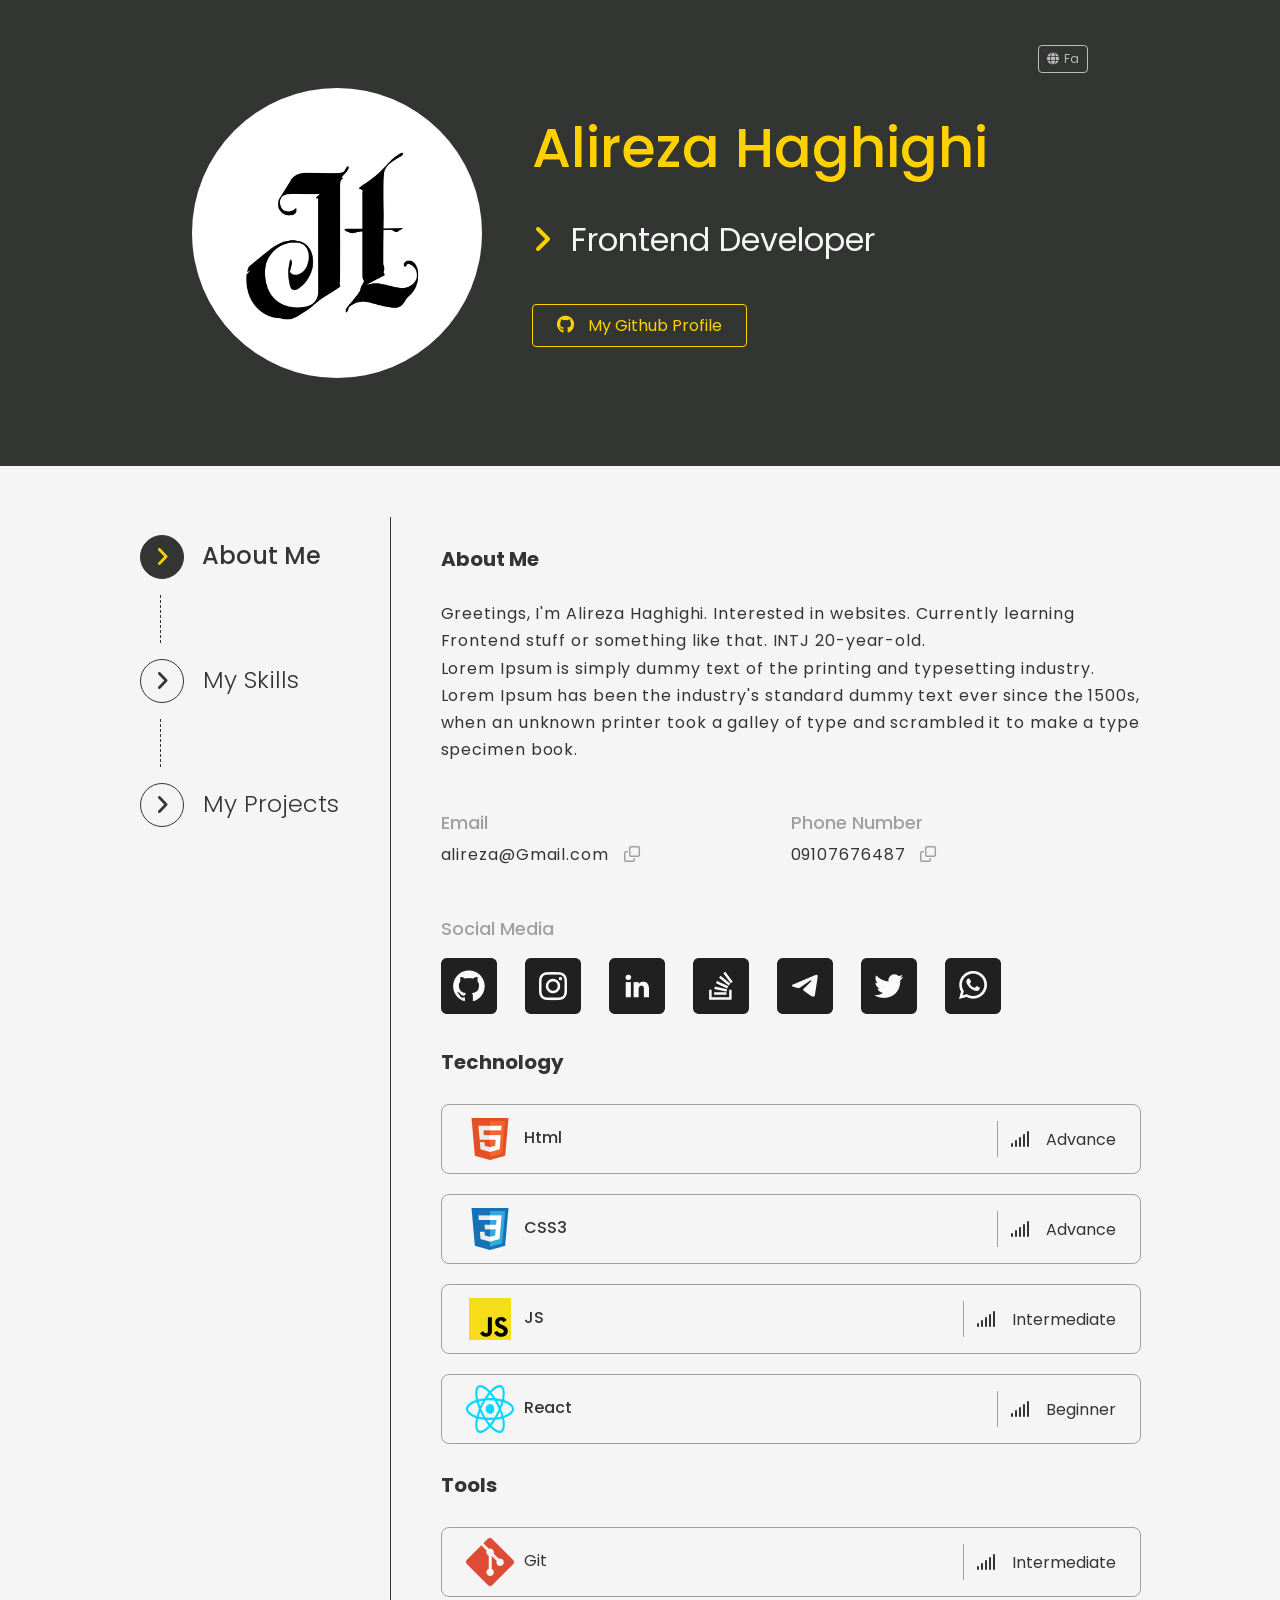
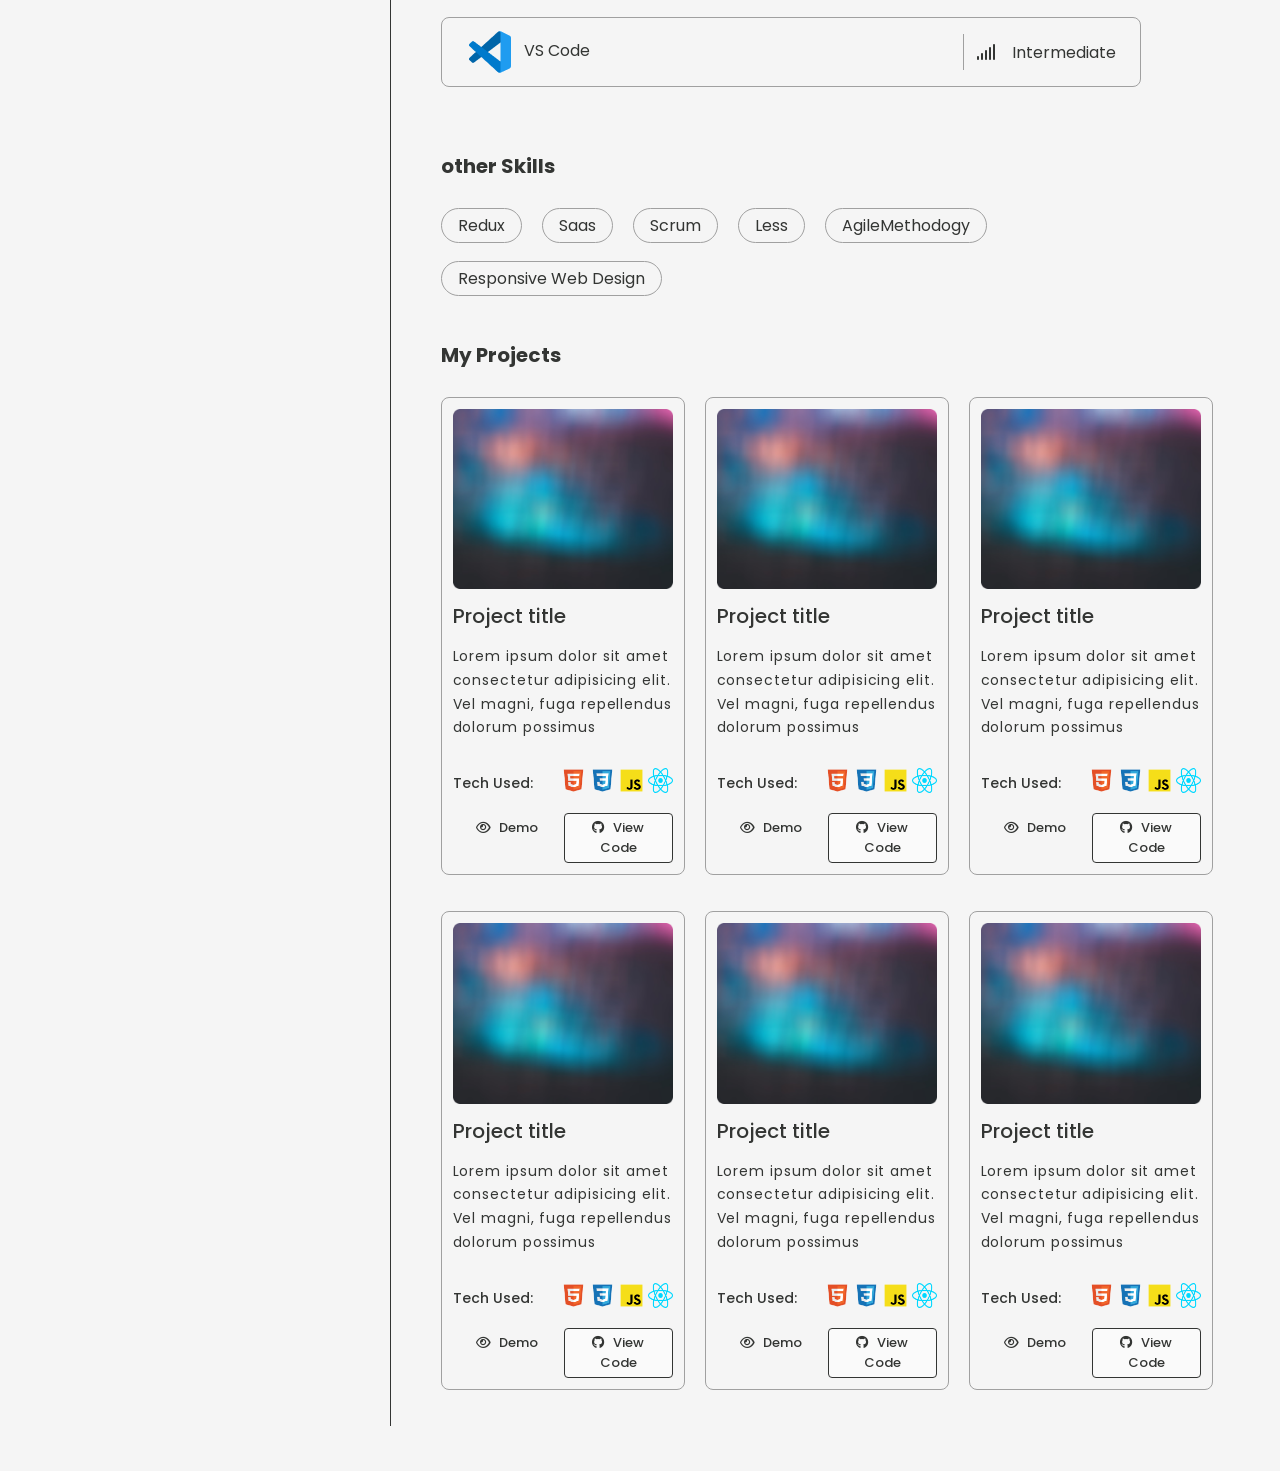
<file: index.html>
<!DOCTYPE html>
<html lang="en">
  <head>
    <meta charset="UTF-8" />
    <meta name="viewport" content="width=device-width, initial-scale=1.0" />
    <link rel="shortcut icon" type="image/x-icon" href="/images/favicon.ico" />
    <title>Alireza Haghighi</title>
    <link rel="preconnect" href="https://fonts.googleapis.com" />
    <link rel="preconnect" href="https://fonts.gstatic.com" crossorigin />
    <link
      href="https://fonts.googleapis.com/css2?family=Poppins:wght@300;400;500;700&display=swap"
      rel="stylesheet"
    />

    <link rel="stylesheet" href="../assets/style.css" />
    <link rel="stylesheet" href="../assets/webfonts/all.min.css" />
    <link rel="stylesheet" href="../assets/responsive.css" />
  </head>
  <body>
    <!-- HEADER -->
    <header class="header">
      <img src="/assets/images/h2.jpg" alt="Haghighi" />
      <div class="title">
        <h1>Alireza Haghighi</h1>
        <h2 class="position">
          <i class="fa-solid fa-angle-right"></i>
          Frontend Developer
        </h2>
        <a
          class="button outline icon"
          href="https://github.com"
          target="_blank"
        >
          <i class="fa-brands fa-github"></i>
          My Github Profile</a
        >
      </div>
      <a class="button outline lang icon small" href="fa.html" target="_blank">
        <i class="fa-solid fa-globe"></i>Fa</a
      >
    </header>
    <!-- NAVBAR -->
    <div class="container">
      <nav>
        <ul>
          <li class="active">
            <span class="marker">
              <i class="fa-solid fa-angle-right"></i>
            </span>
            About Me
          </li>
          <li>
            <span class="marker">
              <i class="fa-solid fa-angle-right"></i>
            </span>
            My Skills
          </li>
          <li>
            <span class="marker">
              <i class="fa-solid fa-angle-right"></i>
            </span>
            My Projects
          </li>
        </ul>
      </nav>
      <!-- ABOUT ME -->
      <div class="section">
        <section id="about-me">
          <h4>About Me</h4>
          <p>
            Greetings, I'm Alireza Haghighi. Interested in websites. Currently
            learning Frontend stuff or something like that. INTJ 20-year-old.<br />
            Lorem Ipsum is simply dummy text of the printing and typesetting
            industry. Lorem Ipsum has been the industry's standard dummy text
            ever since the 1500s, when an unknown printer took a galley of type
            and scrambled it to make a type specimen book.
          </p>

          <div class="contact">
            <div>
              <h5>Email</h5>
              <p>
                alireza@Gmail.com
                <i class="fa-regular fa-clone"></i>
              </p>
            </div>
            <div>
              <h5>Phone Number</h5>
              <p>
                09107676487
                <i class="fa-regular fa-clone"></i>
              </p>
            </div>
          </div>

          <h5>Social Media</h5>
          <ul class="socials">
            <li class="github"></li>
            <li class="instagram"></li>
            <li class="linkedin"></li>
            <li class="stackoverflow"></li>
            <li class="telegram"></li>
            <li class="twitter"></li>
            <li class="whatsapp"></li>
          </ul>
        </section>
        <!-- SKILLLS -->
        <section>
          <h4>Technology</h4>
          <ul class="skills">
            <li>
              <span class="title">
                <img src="/assets/images/icon/html.png" alt="HTML Advance" />
                Html
              </span>
              <span>
                <i class="fa-solid fa-signal"></i>
                Advance
              </span>
            </li>
            <li>
              <span class="title">
                <img src="/assets/images/icon/css.png" alt="CSS" /> CSS3
              </span>
              <span>
                <i class="fa-solid fa-signal"></i>
                Advance
              </span>
            </li>
            <li>
              <span class="title">
                <img src="/assets/images/icon/js.png" alt="JS" /> JS
              </span>
              <span>
                <i class="fa-solid fa-signal"></i>
                Intermediate
              </span>
            </li>
            <li>
              <span class="title">
                <img src="/assets/images/icon/react.png" alt="React" /> React
              </span>
              <span>
                <i class="fa-solid fa-signal"></i>
                Beginner</span
              >
            </li>
          </ul>
          <h4>Tools</h4>
          <ul class="skills">
            <li>
              <span>
                <img src="/assets/images/icon/git.png" alt="git" /> Git
              </span>
              <span> <i class="fa-solid fa-signal"></i> Intermediate</span>
            </li>
            <li>
              <span>
                <img src="/assets/images/icon/vscode.png" alt="VS Code" /> VS
                Code
              </span>
              <span> <i class="fa-solid fa-signal"></i> Intermediate</span>
            </li>
          </ul>
          <h4 class="mt-64">other Skills</h4>
          <ul class="other-skills">
            <li>Redux</li>
            <li>Saas</li>
            <li>Scrum</li>
            <li>Less</li>
            <li>AgileMethodogy</li>
            <li>Responsive Web Design</li>
          </ul>
        </section>
        <!-- PROJECTS -->
        <section>
          <h4>My Projects</h4>
          <div class="projects">
            <div class="project">
              <img src="/assets/images/placeholder.png" alt="" />
              <h6 class="title">Project title</h6>
              <p class="description">
                Lorem ipsum dolor sit amet consectetur adipisicing elit. Vel
                magni, fuga repellendus dolorum possimus
              </p>
              <div class="tech">
                Tech Used:
                <ul>
                  <li><img src="/assets/images/icon/html.png" alt="" /></li>
                  <li><img src="/assets/images/icon/css.png" alt="" /></li>
                  <li><img src="/assets/images/icon/js.png" alt="" /></li>
                  <li><img src="/assets/images/icon/react.png" alt="" /></li>
                </ul>
              </div>
              <div class="buttons">
                <a class="button ghost" href="#"
                  ><i class="fa-regular fa-eye"></i> Demo</a
                >
                <a class="button outline dark" href="#"
                  ><i class="fa-brands fa-github"></i> View Code</a
                >
              </div>
            </div>
            <div class="project">
              <img src="/assets/images/placeholder.png" alt="" />
              <h6 class="title">Project title</h6>
              <p class="description">
                Lorem ipsum dolor sit amet consectetur adipisicing elit. Vel
                magni, fuga repellendus dolorum possimus
              </p>
              <div class="tech">
                Tech Used:
                <ul>
                  <li><img src="/assets/images/icon/html.png" alt="" /></li>
                  <li><img src="/assets/images/icon/css.png" alt="" /></li>
                  <li><img src="/assets/images/icon/js.png" alt="" /></li>
                  <li><img src="/assets/images/icon/react.png" alt="" /></li>
                </ul>
              </div>
              <div class="buttons">
                <a class="button ghost" href="#"
                  ><i class="fa-regular fa-eye"></i> Demo</a
                >
                <a class="button outline dark" href="#"
                  ><i class="fa-brands fa-github"></i> View Code</a
                >
              </div>
            </div>
            <div class="project">
              <img src="/assets/images/placeholder.png" alt="" />
              <h6 class="title">Project title</h6>
              <p class="description">
                Lorem ipsum dolor sit amet consectetur adipisicing elit. Vel
                magni, fuga repellendus dolorum possimus
              </p>
              <div class="tech">
                Tech Used:
                <ul>
                  <li><img src="/assets/images/icon/html.png" alt="" /></li>
                  <li><img src="/assets/images/icon/css.png" alt="" /></li>
                  <li><img src="/assets/images/icon/js.png" alt="" /></li>
                  <li><img src="/assets/images/icon/react.png" alt="" /></li>
                </ul>
              </div>
              <div class="buttons">
                <a class="button ghost" href="#"
                  ><i class="fa-regular fa-eye"></i> Demo</a
                >
                <a class="button outline dark" href="#"
                  ><i class="fa-brands fa-github"></i> View Code</a
                >
              </div>
            </div>
            <div class="project">
              <img src="/assets/images/placeholder.png" alt="" />
              <h6 class="title">Project title</h6>
              <p class="description">
                Lorem ipsum dolor sit amet consectetur adipisicing elit. Vel
                magni, fuga repellendus dolorum possimus
              </p>
              <div class="tech">
                Tech Used:
                <ul>
                  <li><img src="/assets/images/icon/html.png" alt="" /></li>
                  <li><img src="/assets/images/icon/css.png" alt="" /></li>
                  <li><img src="/assets/images/icon/js.png" alt="" /></li>
                  <li><img src="/assets/images/icon/react.png" alt="" /></li>
                </ul>
              </div>
              <div class="buttons">
                <a class="button ghost" href="#"
                  ><i class="fa-regular fa-eye"></i> Demo</a
                >
                <a class="button outline dark" href="#"
                  ><i class="fa-brands fa-github"></i> View Code</a
                >
              </div>
            </div>
            <div class="project">
              <img src="/assets/images/placeholder.png" alt="" />
              <h6 class="title">Project title</h6>
              <p class="description">
                Lorem ipsum dolor sit amet consectetur adipisicing elit. Vel
                magni, fuga repellendus dolorum possimus
              </p>
              <div class="tech">
                Tech Used:
                <ul>
                  <li><img src="/assets/images/icon/html.png" alt="" /></li>
                  <li><img src="/assets/images/icon/css.png" alt="" /></li>
                  <li><img src="/assets/images/icon/js.png" alt="" /></li>
                  <li><img src="/assets/images/icon/react.png" alt="" /></li>
                </ul>
              </div>
              <div class="buttons">
                <a class="button ghost" href="#"
                  ><i class="fa-regular fa-eye"></i> Demo</a
                >
                <a class="button outline dark" href="#"
                  ><i class="fa-brands fa-github"></i> View Code</a
                >
              </div>
            </div>
            <div class="project">
              <img src="/assets/images/placeholder.png" alt="" />
              <h6 class="title">Project title</h6>
              <p class="description">
                Lorem ipsum dolor sit amet consectetur adipisicing elit. Vel
                magni, fuga repellendus dolorum possimus
              </p>
              <div class="tech">
                Tech Used:
                <ul>
                  <li><img src="/assets/images/icon/html.png" alt="" /></li>
                  <li><img src="/assets/images/icon/css.png" alt="" /></li>
                  <li><img src="/assets/images/icon/js.png" alt="" /></li>
                  <li><img src="/assets/images/icon/react.png" alt="" /></li>
                </ul>
              </div>
              <div class="buttons">
                <a class="button ghost" href="#"
                  ><i class="fa-regular fa-eye"></i> Demo</a
                >
                <a class="button outline dark" href="#"
                  ><i class="fa-brands fa-github"></i> View Code</a
                >
              </div>
            </div>
          </div>
        </section>
      </div>
    </div>
    <nav class="mobile-nav">
      <ul>
        <li class="active">
          <i class="fa-regular fa-user"></i>
          About
        </li>
        <li>
          <i class="fa-solid fa-code"></i>
          Skills
        </li>
        <li>
          <i class="fa-solid fa-laptop-code"></i>
          Projects
        </li>
      </ul>
    </nav>
  </body>
</html>
</file>
<file: assets/style.css>
/* @font-face {
  font-family: "Poppins";
  src: url("/assets/fonts/woff/Poppins-Light.woff") format("woff"),
    url("/assets/fonts/ttf/Poppins-Light.ttf") format("ttf");
  font-weight: 300;
}
@font-face {
  font-family: "Poppins";
  src: url("/assets/fonts/woff/Poppins-Medium.woff") format("woff"),
    url("/assets/fonts/ttf/Poppins-Medium.ttf") format("ttf");
  font-weight: 400;
}
@font-face {
  font-family: "Poppins";
  src: url("/assets/fonts/woff/Poppins-Regular.woff") format("woff")
    url("/assets/fonts/ttf/Poppins-Regular.ttf") format("ttf");
  font-weight: 500;
} */

/* global */

* {
  font-family: "Poppins", sans-serif;
  transition: all 0.3s;
}

a {
  text-decoration: none;
}

body,
html {
  background-color: #f5f5f5;
  margin: 0;
  padding: 0;
  width: 100%;
  color: #333533;
}

hr {
  display: none;
}

p {
  line-height: 1.7;
  letter-spacing: 0.9px;
}

a {
  text-decoration: none;
}

i {
  display: inline-block;
}

h2 {
  font-weight: 400;
}

h4 {
  font-size: 20px;
  font-weight: bold;
}

h5 {
  color: #a0a0a0;
  font-size: 18px;
  font-weight: 500;
  margin-bottom: 5px;
}

h6 {
  margin: 0;
}

ul {
  list-style: none;
  padding: 0;
}

.mt-64 {
  margin-top: 64px;
}

/* container */

.header,
.container {
  padding: 45px 0;
  justify-content: center;
  display: flex;
  flex-direction: row;
  flex-wrap: wrap;
}

/* header */

.header {
  background-color: #333533;
  height: 376px;
  align-items: center;
}

.header img {
  width: 290px;
  height: 290px;
  border-radius: 50%;
}

.header .title {
  margin: 0 50px;
  color: #ffd100;
}

.header .title h1 {
  font-size: 56px;
  font-weight: 500;
  margin: 0;
  line-height: 1;
}

.title .position {
  color: #f5f5f5;
  font-size: 32px;
  margin: 40px 0;
  font-weight: 400;
}

.title .position i {
  margin-right: 10px;
  color: #ffd100;
}

.button {
  padding: 8px 24px;
  border: 1px solid #ffd100;
  border-radius: 4px;
  text-align: center;
  color: #ffd100;
  display: inline-block;
}

.button.icon i {
  display: inline-block;
  font-size: 18px;
  margin-right: 10px;
}

.button.small.icon i {
  display: inline-block;
  font-size: 12px;
  margin-right: 5px;
}
.button.ghost {
  padding: 4px 8px;
  border: none;
  text-align: center;
  color: #333533;
  border: 1px solid transparent;
}

.button.ghost:hover {
  border-color: #333533;
}

.button.outline:hover {
  background-color: #ffd100;
  color: #333533;
}

.button.outline.dark {
  padding: 4px 8px;
  background-color: #fafafa;
  border-color: #333533;
  color: #333533;
}

.button.outline.dark:hover {
  background-color: #333533;
  border-color: #333533;
  color: #fafafa;
}

.button.lang {
  color: #f5f5f5;
  border: 1px solid #f5f5f5;
  padding: 4px 8px;
  font-size: 12px;
  opacity: 0.7;
  align-self: flex-start;
  background-color: transparent;
}

.button.lang:hover {
  background-color: transparent;
  opacity: 1;
  border-color: #fafafa;
  color: #fafafa;
}

/* .container nav */

.container {
  /* display: flex;
  justify-content: center; */
  align-items: flex-start;
  color: #333533;
}

.mobile-nav {
  display: none;
}

.container nav {
  width: 250px;
  font-size: 22px;
  font-weight: 300;
}

.container nav ul {
  font-size: 24px;
}

.container nav ul li {
  cursor: pointer;
}

ul li .marker {
  width: 42px;
  height: 42px;
  line-height: 42px;
  border-radius: 50%;
  border: 1px solid #333533;
  display: inline-block;
  vertical-align: middle;
  text-align: center;
  margin-right: 12px;
}

ul li.active {
  font-weight: 500;
}

ul li.active .marker,
.container nav ul li:hover .marker {
  background-color: #333533;
  color: #ffd100;
}

ul li .marker i {
  font-size: 22px;
}

.container nav ul li:not(:last-child)::after {
  content: "";
  display: block;
  border-left: 1px dashed #333533;
  margin: 16px 0 16px 20px;
  height: 48px;
}

/* section */

.section {
  width: 700px;
  margin-top: 6px;
  border-left: 1px solid #333533;
  padding-left: 50px;
}

.section section:last-child {
  width: 880px;
}

.contact {
  display: flex;
  flex-direction: row;
  justify-content: space-between;
}

.contact div {
  width: 50%;
  display: flex;
  flex-direction: column;
  flex-wrap: wrap;
}

.contact p {
  margin-top: 0;
}

.contact p i {
  margin-left: 10px;
  font-size: 16px;
  color: #a0a0a0;
  cursor: pointer;
}

.contact p i:hover {
  color: #333533;
}

.socials li {
  display: inline-block;
  margin-right: 24px;
  height: 56px;
  width: 56px;
  background-size: cover;
  cursor: pointer;
}

.socials li.linkedin {
  background-image: url("/assets/images/icon/social/linkedin.png");
}

.socials li.linkedin:hover {
  background-image: url("/assets/images/icon/social/linkedin-hover.png");
}

.socials li.twitter {
  background-image: url("/assets/images/icon/social/twitter.png");
}

.socials li.twitter:hover {
  background-image: url("/assets/images/icon/social/twitter-hover.png");
}

.socials li.instagram {
  background-image: url("/assets/images/icon/social/instagram.png");
}

.socials li.instagram:hover {
  background-image: url("/assets/images/icon/social/instagram-hover.png");
}

.socials li.stackoverflow {
  background-image: url("/assets/images/icon/social/stackoverflow.png");
}

.socials li.stackoverflow:hover {
  background-image: url("/assets/images/icon/social/stackoverflow-hover.png");
}

.socials li.github {
  background-image: url("/assets/images/icon/social/github.png");
}

.socials li.github:hover {
  background-image: url("/assets/images/icon/social/github-hover.png");
}

.socials li.whatsapp {
  background-image: url("/assets/images/icon/social/whatsapp.png");
}

.socials li.whatsapp:hover {
  background-image: url("/assets/images/icon/social/whatsapp-hover.png");
}

.socials li.telegram {
  background-image: url("/assets/images/icon/social/telegram.png");
}

.socials li.telegram:hover {
  background-image: url("/assets/images/icon/social/telegram-hover.png");
}

.skills li {
  display: flex;
  flex-direction: row;
  align-items: center;
  justify-content: space-between;
  border: 1px solid #a0a0a0;
  border-radius: 8px;
  margin-bottom: 20px;
  padding: 10px 24px;
}

.skills li img {
  margin-right: 6px;
  vertical-align: middle;
}

.skills .title {
  font-weight: 500;
}

.skills li i {
  padding: 10px 12px;
  border-left: 1px solid #a0a0a0;
}

.other-skills li {
  border: 1px solid #a0a0a0;
  border-radius: 24px;
  display: inline-block;
  padding: 4px 16px;
  margin: 0 16px 18px 0;
}

.project {
  border: 1px solid #a0a0a0;
  border-radius: 8px;
  padding: 11px;
  width: 25%;
  display: flex;
  flex-direction: column;
  margin-bottom: 36px;
}

.project .title {
  font-weight: 500;
  font-size: 20px;
  margin-top: 12px;
}

.project .description {
  font-size: 14px;
}

.tech {
  display: flex;
  justify-content: space-between;
  align-items: center;
  font-weight: 500;
  font-size: 14px;
}

.tech ul li {
  display: inline-block;
}

.tech ul img {
  width: 25px;
}

.projects {
  display: flex;
  flex-direction: row;
  flex-wrap: wrap;
}

.project {
  margin-bottom: 36px;
}

.project:not(:last-child) {
  margin-right: 20px;
}

.project .buttons {
  display: flex;
}

.project .buttons a {
  font-size: 13px;
  font-weight: 500;
  width: 50%;
  color: #333533;
  padding: 4px 8px;
  border: 1px solid transparent;
  text-align: center;
}

.project .buttons a:last-child,
.project .buttons a:first-child:hover {
  border: 1px solid #333533;
}

.project .buttons a:last-child {
  border: 1px solid #333533;
  margin-left: 2px;
}

.project .buttons a:last-child:hover {
  color: #f5f5f5;
  background-color: #333533;
}

.project .buttons a i {
  margin-right: 5px;
}
</file>
<file: assets/responsive.css>
@media only screen and (max-width: 992px) {
  body,
  h5 {
    background-color: #fafafa;
    font-size: 16px;
  }

  h4 {
    font-size: 20px;
  }

  nav {
    display: none;
  }

  .header,
  .container {
    padding: 0;
    position: relative;
  }

  .header {
    height: auto;
  }

  .header img {
    height: 150px;
    width: 150px;
    position: absolute;
    top: 75px;
    left: 0;
    right: 0;
    margin: auto;
  }

  .header .title {
    background-color: #fafafa;
    margin: 0;
    width: 100%;
    text-align: center;
    margin-top: 150px;
    padding: 100px 20px 60px;
  }

  .header .title h1 {
    font-size: 36px;
  }

  .header .position {
    font-size: 24px;
    margin: 30px 0;
  }

  .header .position i,
  .header .title h1,
  .button,
  .header .position,
  .button i {
    color: #333533;
  }

  .title .button {
    border: 1px solid #333533;
    width: 100%;
    display: inline-block;
    padding: 8px 0;
    background-color: #fafafa;
  }

  .button.lang {
    position: absolute;
    right: 20px;
    top: 20px;
  }

  .section {
    padding-right: 20px;
    padding-left: 20px;
  }

  .section,
  .section section:last-child {
    width: auto;
    border: none;
    padding: 0 20px;
  }

  .section section {
    border-top: 1px solid #d9d9d9;
    padding: 60px 0;
  }
  .section section h4 {
    margin-top: 0;
    font-size: 20px;
  }

  .contact {
    flex-wrap: wrap;
  }

  .contact div {
    width: 100%;
  }

  .social-icon {
    padding-left: 0;
  }

  .social-icon li {
    display: inline-block;
    margin-right: 8px;
    margin-bottom: 4px;
  }

  .project {
    width: 100%;
    margin-right: 0 !important;
    margin-left: 0 !important;
  }

  .mobile-nav {
    display: block;
    background-color: #333533;
    color: #f5f5f5;
    position: fixed;
    left: 0;
    right: 0;
    bottom: 0;
  }

  .mobile-nav ul {
    display: flex;
    justify-content: space-between;
    margin: 0;
  }

  .mobile-nav ul li {
    padding-top: 15px;
    padding-bottom: 15px;
    text-align: center;
    flex: 1;
  }

  .mobile-nav ul li i {
    margin-right: 5px;
  }

  .mobile-nav ul li.active {
    color: #ffd100;
    border-bottom: 4px solid #ffd100;
  }
}
</file>
